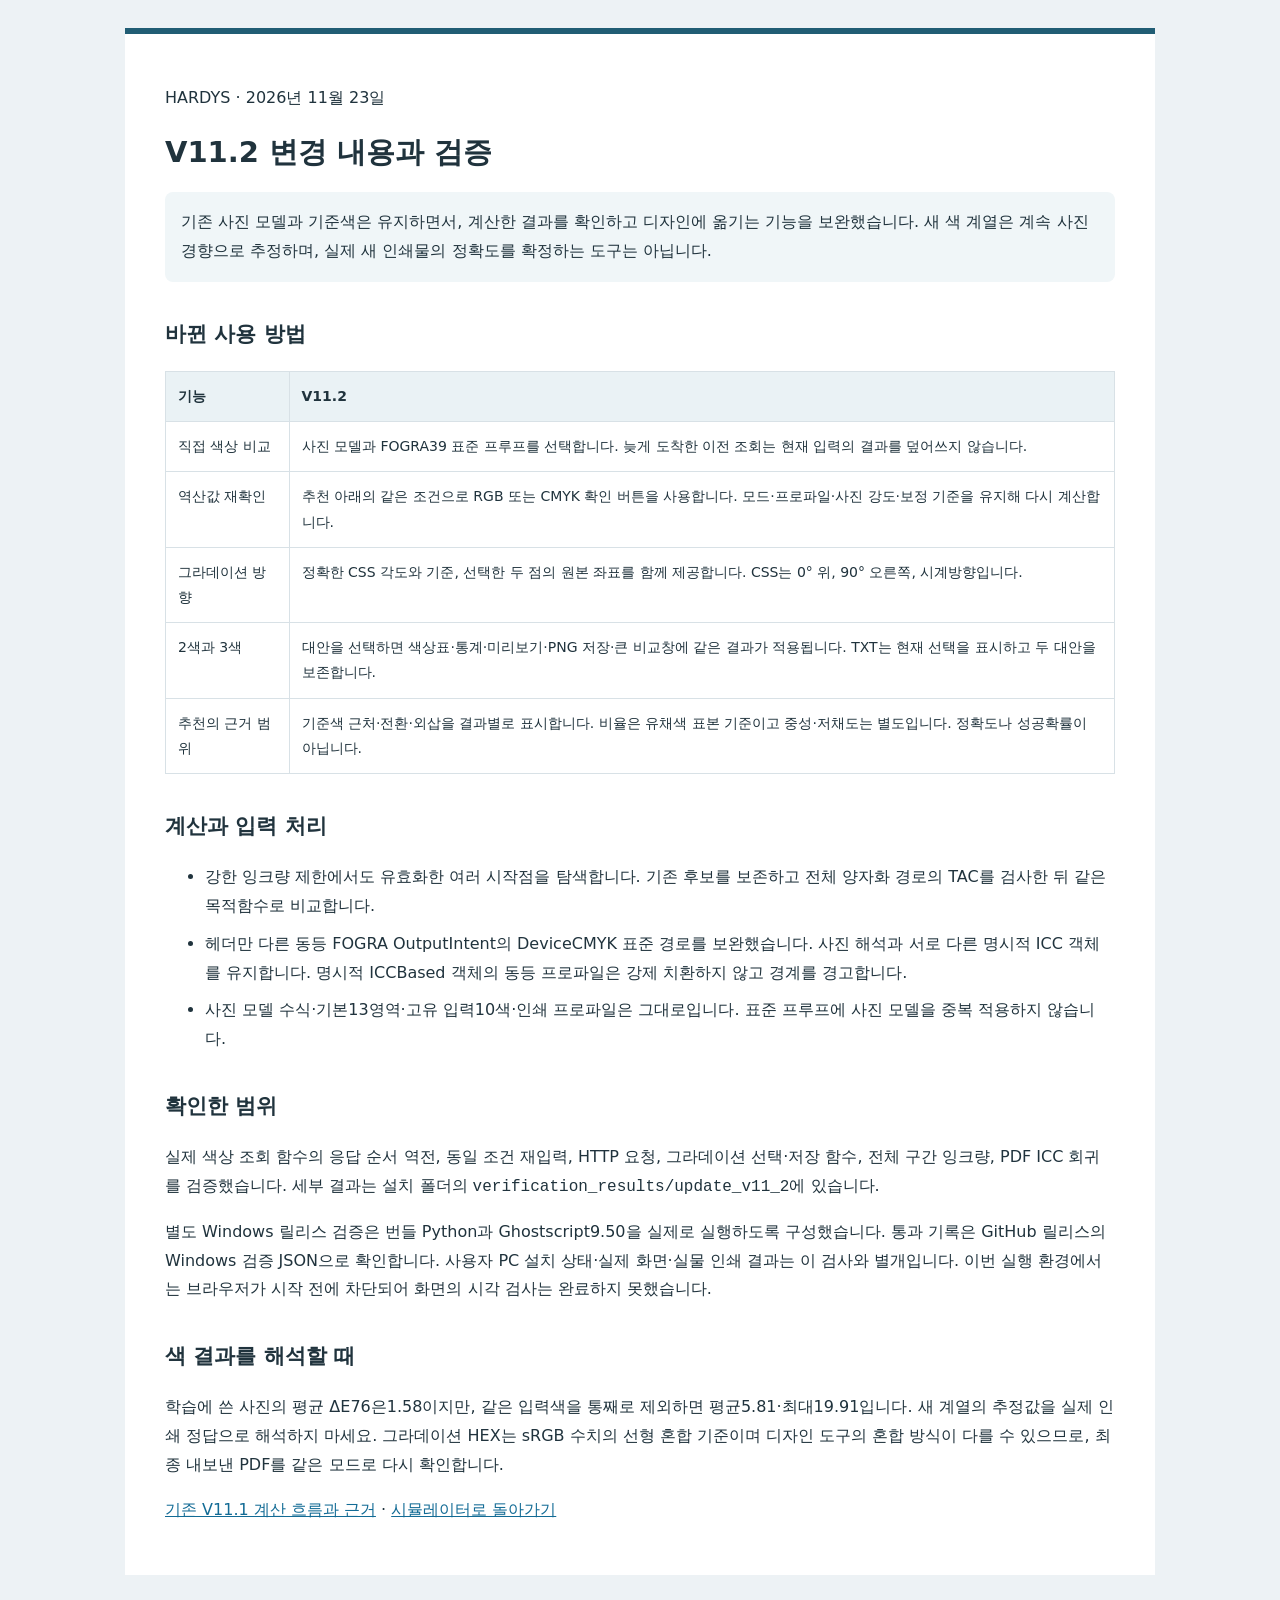
<file: source/web/update_v11_2.html>
<!doctype html>
<html lang="ko"><head><meta charset="utf-8"><meta name="viewport" content="width=device-width,initial-scale=1"><title>HARDYS V11.2 변경 내용과 검증</title>
<style>body{margin:0;background:#edf2f5;color:#20333d;font:16px/1.8 system-ui,"Malgun Gothic",sans-serif}main{max-width:950px;margin:28px auto;padding:34px 40px;background:white;border-top:6px solid #215d74}h1{font-size:29px;line-height:1.4}h2{font-size:21px;margin-top:34px}table{border-collapse:collapse;width:100%;font-size:14px}th,td{padding:12px;border:1px solid #d8e1e6;text-align:left;vertical-align:top}th{background:#eaf2f5}a{color:#126b95}code{overflow-wrap:anywhere}li{margin:9px 0}.note{background:#f0f6f8;padding:16px;border-radius:8px}@media(max-width:700px){main{margin:0;padding:22px 18px}h1{font-size:24px}th,td{padding:8px}}</style></head>
<body><main><p>HARDYS · 2026년 11월 23일</p><h1>V11.2 변경 내용과 검증</h1>
<p class="note">기존 사진 모델과 기준색은 유지하면서, 계산한 결과를 확인하고 디자인에 옮기는 기능을 보완했습니다. 새 색 계열은 계속 사진 경향으로 추정하며, 실제 새 인쇄물의 정확도를 확정하는 도구는 아닙니다.</p>
<h2>바뀐 사용 방법</h2><table><thead><tr><th>기능</th><th>V11.2</th></tr></thead><tbody>
<tr><td>직접 색상 비교</td><td>사진 모델과 FOGRA39 표준 프루프를 선택합니다. 늦게 도착한 이전 조회는 현재 입력의 결과를 덮어쓰지 않습니다.</td></tr>
<tr><td>역산값 재확인</td><td>추천 아래의 같은 조건으로 RGB 또는 CMYK 확인 버튼을 사용합니다. 모드·프로파일·사진 강도·보정 기준을 유지해 다시 계산합니다.</td></tr>
<tr><td>그라데이션 방향</td><td>정확한 CSS 각도와 기준, 선택한 두 점의 원본 좌표를 함께 제공합니다. CSS는 0° 위, 90° 오른쪽, 시계방향입니다.</td></tr>
<tr><td>2색과 3색</td><td>대안을 선택하면 색상표·통계·미리보기·PNG 저장·큰 비교창에 같은 결과가 적용됩니다. TXT는 현재 선택을 표시하고 두 대안을 보존합니다.</td></tr>
<tr><td>추천의 근거 범위</td><td>기준색 근처·전환·외삽을 결과별로 표시합니다. 비율은 유채색 표본 기준이고 중성·저채도는 별도입니다. 정확도나 성공확률이 아닙니다.</td></tr>
</tbody></table>
<h2>계산과 입력 처리</h2><ul>
<li>강한 잉크량 제한에서도 유효화한 여러 시작점을 탐색합니다. 기존 후보를 보존하고 전체 양자화 경로의 TAC를 검사한 뒤 같은 목적함수로 비교합니다.</li>
<li>헤더만 다른 동등 FOGRA OutputIntent의 DeviceCMYK 표준 경로를 보완했습니다. 사진 해석과 서로 다른 명시적 ICC 객체를 유지합니다. 명시적 ICCBased 객체의 동등 프로파일은 강제 치환하지 않고 경계를 경고합니다.</li>
<li>사진 모델 수식·기본13영역·고유 입력10색·인쇄 프로파일은 그대로입니다. 표준 프루프에 사진 모델을 중복 적용하지 않습니다.</li>
</ul>
<h2>확인한 범위</h2><p>실제 색상 조회 함수의 응답 순서 역전, 동일 조건 재입력, HTTP 요청, 그라데이션 선택·저장 함수, 전체 구간 잉크량, PDF ICC 회귀를 검증했습니다. 세부 결과는 설치 폴더의 <code>verification_results/update_v11_2</code>에 있습니다.</p>
<p>별도 Windows 릴리스 검증은 번들 Python과 Ghostscript9.50을 실제로 실행하도록 구성했습니다. 통과 기록은 GitHub 릴리스의 Windows 검증 JSON으로 확인합니다. 사용자 PC 설치 상태·실제 화면·실물 인쇄 결과는 이 검사와 별개입니다. 이번 실행 환경에서는 브라우저가 시작 전에 차단되어 화면의 시각 검사는 완료하지 못했습니다.</p>
<h2>색 결과를 해석할 때</h2><p>학습에 쓴 사진의 평균 ΔE76은1.58이지만, 같은 입력색을 통째로 제외하면 평균5.81·최대19.91입니다. 새 계열의 추정값을 실제 인쇄 정답으로 해석하지 마세요. 그라데이션 HEX는 sRGB 수치의 선형 혼합 기준이며 디자인 도구의 혼합 방식이 다를 수 있으므로, 최종 내보낸 PDF를 같은 모드로 다시 확인합니다.</p>
<p><a href="/web/calculation_review.html">기존 V11.1 계산 흐름과 근거</a> · <a href="/">시뮬레이터로 돌아가기</a></p></main></body></html>
</file>
